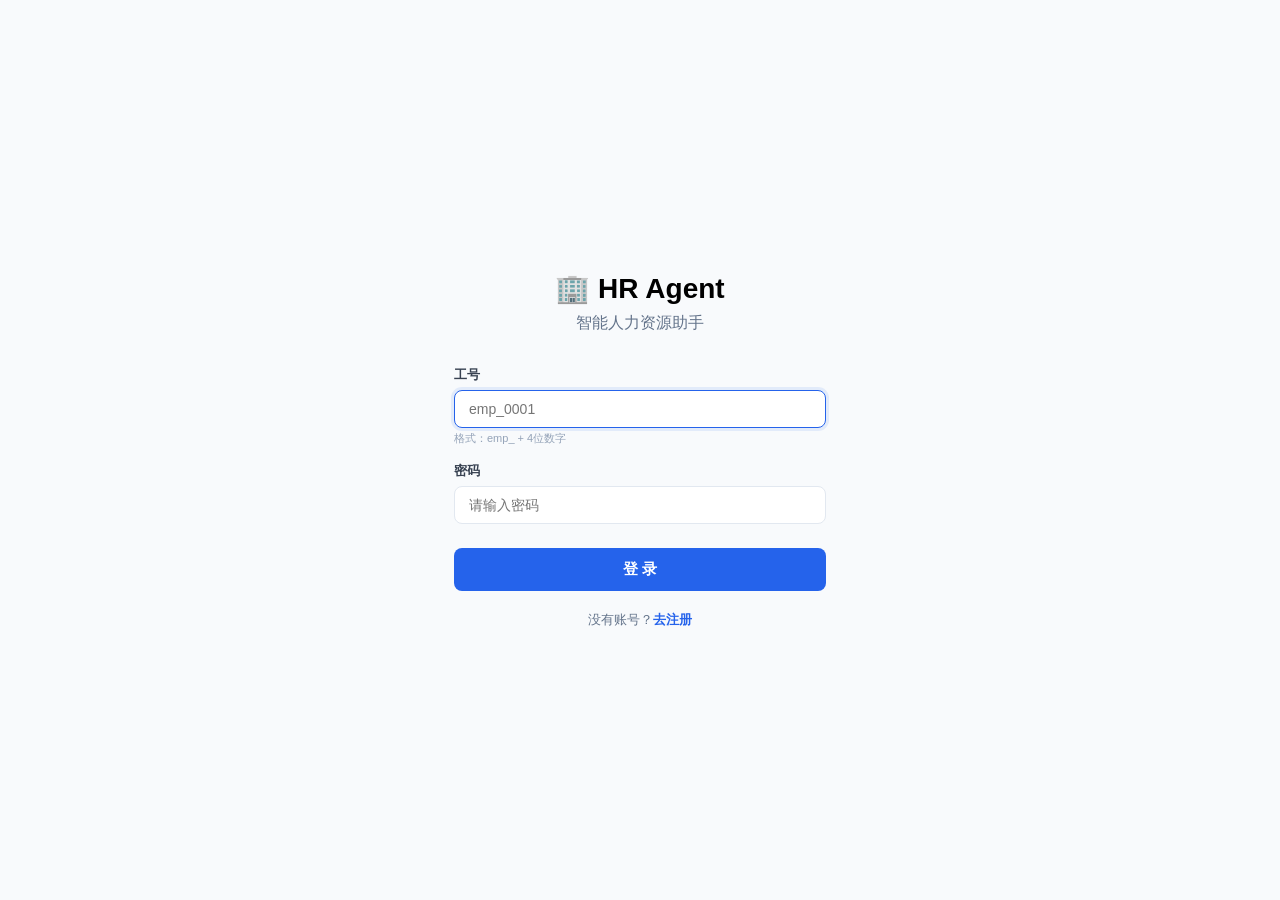
<file: static/index.html>
<!DOCTYPE html>
<html lang="zh-CN">
<head>
    <meta charset="UTF-8">
    <meta name="viewport" content="width=device-width, initial-scale=1.0">
    <title>HR Agent — 智能助手</title>
    <link rel="stylesheet" href="/static/style.css?v=__VERSION__">
</head>
<body>
    <div id="app">
        <header>
            <h1>HR Agent</h1>
            <div class="header-right">
                <span id="user-name">加载中…</span>
                <span id="user-dept"></span>
                <button id="logout-btn">退出</button>
            </div>
        </header>
        <main id="chat-container"></main>
        <footer>
            <textarea id="user-input" placeholder="输入消息，回车发送…" rows="1"></textarea>
            <button id="send-btn">发送</button>
        </footer>
    </div>
    <script src="/static/app.js?v=__VERSION__"></script>
</body>
</html>
</file>
<file: static/style.css>
/* ===== 基础 ===== */
* { margin: 0; padding: 0; box-sizing: border-box; }
body { font-family: -apple-system, BlinkMacSystemFont, "Segoe UI", sans-serif; background: #f8fafc; }

/* ===== 登录/注册页（表单）===== */
.login-page { display: flex; justify-content: center; align-items: center; min-height: 100vh; }
.login-container { text-align: center; max-width: 420px; width: 100%; padding: 40px 24px; }
.login-header h1 { font-size: 28px; margin-bottom: 8px; }
.login-header p { color: #64748b; margin-bottom: 32px; }

.auth-form { text-align: left; }
.form-group { margin-bottom: 16px; }
.form-group label {
    display: block; font-size: 13px; font-weight: 600;
    color: #374151; margin-bottom: 6px;
}
.form-group input, .form-group select {
    width: 100%; padding: 10px 14px;
    border: 1px solid #e2e8f0; border-radius: 8px;
    font-size: 14px; font-family: inherit;
    transition: border-color 0.15s;
}
.form-group input:focus, .form-group select:focus {
    outline: none; border-color: #2563eb;
    box-shadow: 0 0 0 3px rgba(37,99,235,0.1);
}
.form-group input.input-error { border-color: #dc2626; }
.form-group .field-hint { font-size: 11px; color: #94a3b8; margin-top: 4px; }
.form-group .field-error { font-size: 12px; color: #dc2626; margin-top: 4px; display: none; }

.form-actions { margin-top: 24px; }
.btn-primary {
    width: 100%; padding: 12px; background: #2563eb; color: white;
    border: none; border-radius: 8px; cursor: pointer; font-size: 15px;
    font-weight: 600; transition: background 0.15s;
}
.btn-primary:hover { background: #1d4ed8; }
.btn-primary:disabled { background: #9ca3af; cursor: not-allowed; }

.form-footer { margin-top: 20px; font-size: 13px; color: #64748b; text-align: center; }
.form-footer a { color: #2563eb; text-decoration: none; font-weight: 600; }
.form-footer a:hover { text-decoration: underline; }

.form-error {
    margin-top: 12px; padding: 10px 14px;
    background: #fef2f2; color: #dc2626;
    border-radius: 8px; font-size: 13px; display: none;
}

/* 部门自定义输入（默认隐藏，选"其他"时显示）*/
#custom-dept-group { display: none; }

/* ===== 聊天页 ===== */
#app { max-width: 720px; margin: 0 auto; height: 100vh; display: flex; flex-direction: column; }
header {
    display: flex; justify-content: space-between; align-items: center;
    padding: 12px 20px; background: white; border-bottom: 1px solid #e2e8f0;
    flex-shrink: 0;
}
header h1 { font-size: 18px; }
.header-right { display: flex; align-items: center; gap: 12px; font-size: 14px; }
#user-name { font-weight: 600; }
#user-dept { color: #64748b; font-size: 12px; }
#logout-btn {
    padding: 4px 12px; background: none; border: 1px solid #e2e8f0;
    border-radius: 6px; cursor: pointer; font-size: 12px; color: #64748b;
}
#logout-btn:hover { background: #f1f5f9; }

main {
    flex: 1; overflow-y: auto; padding: 16px 20px;
    display: flex; flex-direction: column; gap: 12px; background: #f8fafc;
}
footer {
    display: flex; gap: 8px; padding: 12px 20px;
    background: white; border-top: 1px solid #e2e8f0; flex-shrink: 0;
}
footer textarea {
    flex: 1; padding: 10px 14px; border: 1px solid #e2e8f0; border-radius: 8px;
    resize: none; font-size: 14px; font-family: inherit;
}
footer button {
    padding: 10px 20px; background: #2563eb; color: white;
    border: none; border-radius: 8px; cursor: pointer; font-size: 14px;
}
footer button:hover { background: #1d4ed8; }
footer button:disabled { background: #9ca3af; cursor: not-allowed; }

/* ===== 消息气泡 ===== */
.message { max-width: 85%; display: flex; flex-direction: column; }
.message.user { align-self: flex-end; }
.message.agent { align-self: flex-start; }
.message.system { align-self: center; max-width: 100%; }

.message-text {
    padding: 10px 14px; border-radius: 12px; font-size: 14px; line-height: 1.6;
    white-space: pre-wrap; word-break: break-word;
}
.message.user .message-text { background: #2563eb; color: white; border-bottom-right-radius: 4px; }
.message.agent .message-text { background: #f1f5f9; color: #1e293b; border-bottom-left-radius: 4px; }
.message.system .message-text { background: #fef3c7; color: #92400e; text-align: center; font-size: 13px; }

/* ===== 工具标签 ===== */
.tool-tags { display: flex; flex-wrap: wrap; gap: 4px; margin-bottom: 6px; }
.tool-tag {
    display: inline-block; padding: 2px 8px; border-radius: 12px;
    background: #e2e8f0; font-size: 11px; color: #64748b;
}

/* ===== 工具状态行（agent 输出上方）===== */
.tool-status {
    align-self: flex-start;
    font-size: 12px;
    color: #7c3aed;
    padding: 0 0 2px 4px;
    animation: pulse 1.2s infinite;
}
.tool-status.done {
    color: #059669;
    animation: none;
    opacity: 0.7;
}

/* ===== 加载动画 ===== */
.message.loading .message-text { animation: pulse 1.2s infinite; }
@keyframes pulse {
    0%, 100% { opacity: 0.4; }
    50% { opacity: 1; }
}
</file>
